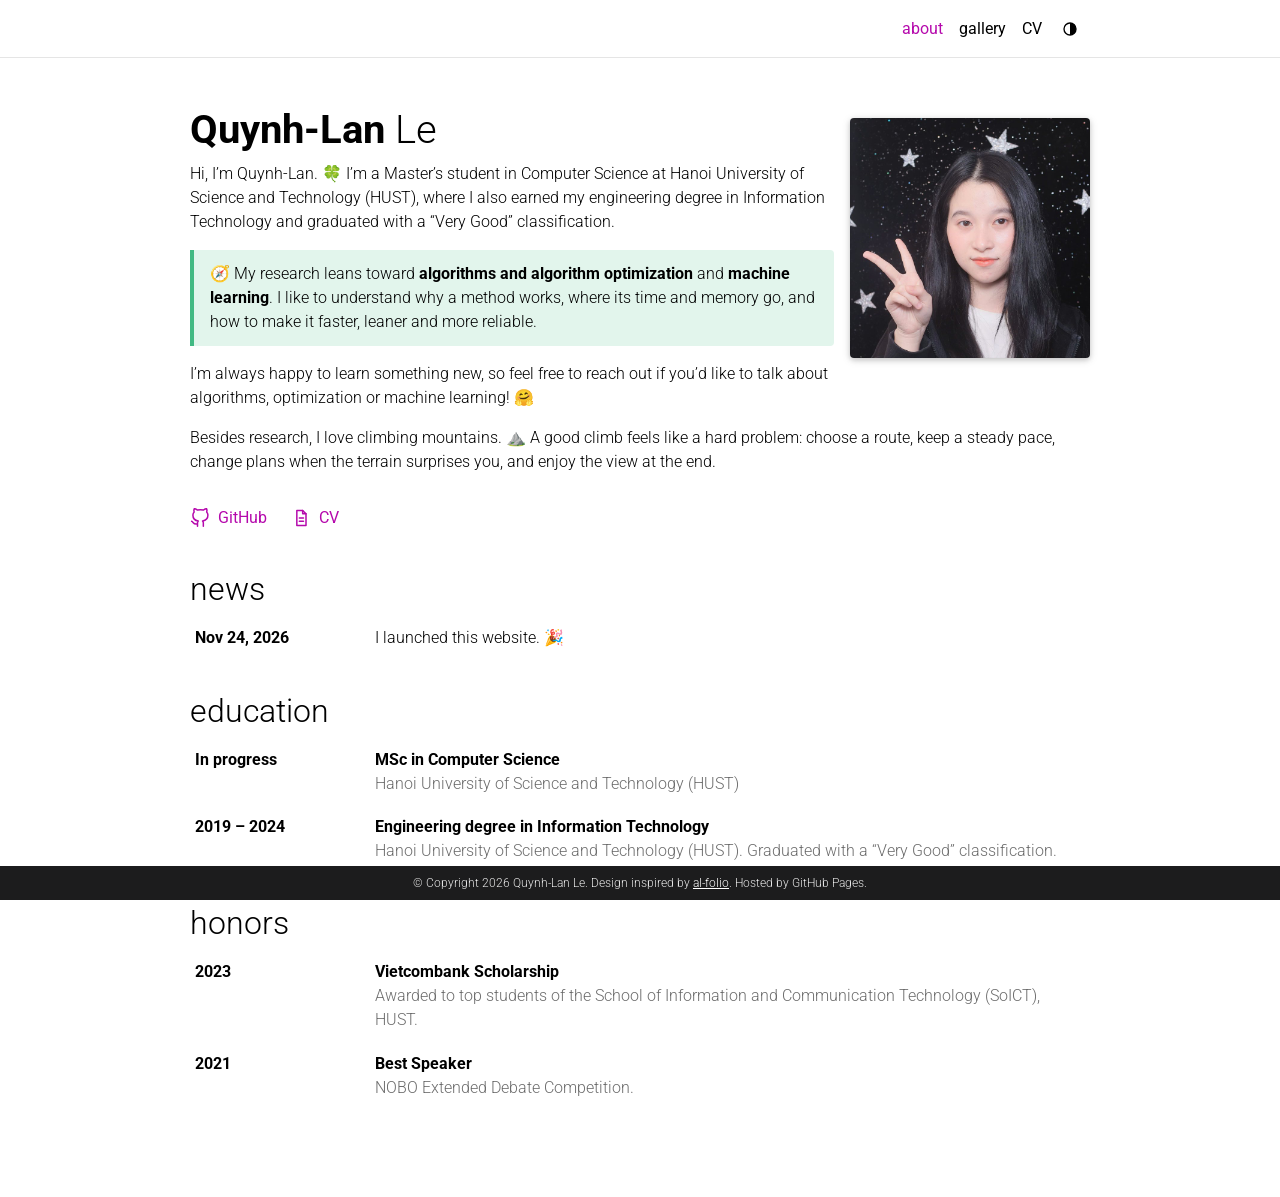
<file: index.html>
<!doctype html>
<html lang="en">
<head>
  <meta charset="utf-8">
  <meta name="viewport" content="width=device-width, initial-scale=1">
  <title>Lê Quỳnh Lan (Quynh-Lan Le) – Portfolio | HUST</title>
  <meta name="description" content="Lê Quỳnh Lan (Quynh-Lan Le), Master’s student in Computer Science at HUST. Portfolio and CV: algorithms, algorithm optimization and machine learning.">
  <meta name="author" content="Quynh-Lan Le">
  <link rel="canonical" href="https://lequynhlan.github.io/">
  <meta name="color-scheme" content="light dark">
  <meta name="theme-color" content="#ffffff" media="(prefers-color-scheme: light)">
  <meta name="theme-color" content="#1c1c1d" media="(prefers-color-scheme: dark)">
  <meta property="og:type" content="website">
  <meta property="og:site_name" content="Quynh-Lan Le">
  <meta property="og:locale" content="en_US">
  <meta property="og:locale:alternate" content="vi_VN">
  <meta property="og:title" content="Lê Quỳnh Lan (Quynh-Lan Le) – Portfolio">
  <meta property="og:description" content="Lê Quỳnh Lan (Quynh-Lan Le): Master’s student in Computer Science at HUST. Algorithms, algorithm optimization and machine learning. Mountain climber.">
  <meta property="og:url" content="https://lequynhlan.github.io/">
  <meta property="og:image" content="https://lequynhlan.github.io/assets/img/og-card.png">
  <meta property="og:image:width" content="1200">
  <meta property="og:image:height" content="630">
  <meta name="twitter:card" content="summary_large_image">
  <link rel="icon" href="assets/img/favicon.svg" type="image/svg+xml">
  <link rel="icon" href="favicon.ico" sizes="48x48">
  <link rel="apple-touch-icon" href="assets/img/apple-touch-icon.png">
  <link rel="preconnect" href="https://fonts.googleapis.com">
  <link rel="preconnect" href="https://fonts.gstatic.com" crossorigin>
  <link rel="stylesheet" href="https://fonts.googleapis.com/css2?family=Roboto:wght@300;400;500;700&amp;display=swap">
  <link rel="stylesheet" href="assets/css/tokens.css">
  <link rel="stylesheet" href="assets/css/base.css">
  <link rel="stylesheet" href="assets/css/site-chrome.css">
  <link rel="stylesheet" href="assets/css/content.css">
  <script type="application/ld+json">
  {
    "@context": "https://schema.org",
    "@graph": [
      {
        "@type": "WebSite",
        "@id": "https://lequynhlan.github.io/#website",
        "url": "https://lequynhlan.github.io/",
        "name": "Quynh-Lan Le",
        "alternateName": ["Lê Quỳnh Lan", "Le Quynh Lan"],
        "inLanguage": "en"
      },
      {
        "@type": "ProfilePage",
        "@id": "https://lequynhlan.github.io/#profilepage",
        "url": "https://lequynhlan.github.io/",
        "name": "Lê Quỳnh Lan (Quynh-Lan Le) – Portfolio",
        "inLanguage": "en",
        "isPartOf": { "@id": "https://lequynhlan.github.io/#website" },
        "mainEntity": { "@id": "https://lequynhlan.github.io/#person" }
      },
      {
        "@type": "Person",
        "@id": "https://lequynhlan.github.io/#person",
        "name": "Quynh-Lan Le",
        "givenName": "Quynh-Lan",
        "familyName": "Le",
        "alternateName": ["Lê Quỳnh Lan", "Le Quynh Lan"],
        "url": "https://lequynhlan.github.io/",
        "image": "https://lequynhlan.github.io/assets/img/avatar.jpg",
        "mainEntityOfPage": { "@id": "https://lequynhlan.github.io/#profilepage" },
        "jobTitle": "Master’s student in Computer Science",
        "description": "Master’s student in Computer Science at Hanoi University of Science and Technology (HUST) working on algorithms, algorithm optimization and machine learning.",
        "alumniOf": { "@type": "CollegeOrUniversity", "name": "Hanoi University of Science and Technology" },
        "affiliation": { "@type": "CollegeOrUniversity", "name": "Hanoi University of Science and Technology" },
        "knowsAbout": ["Algorithms", "Algorithm optimization", "Machine learning"],
        "knowsLanguage": ["English", "Vietnamese"],
        "sameAs": ["https://github.com/Lequynhlan"]
      }
    ]
  }
  </script>
  <script>
    /* Apply a saved light/dark choice before first paint (no flash). */
    try {
      var savedTheme = localStorage.getItem('theme');
      if (savedTheme === 'light' || savedTheme === 'dark') {
        document.documentElement.setAttribute('data-theme', savedTheme);
      }
    } catch (error) { /* storage blocked: follow the system setting */ }
  </script>
  <script src="assets/js/theme-toggle.js" defer></script>
</head>
<body>
  <a class="skip-link" href="#main">Skip to content</a>

  <header class="navbar">
    <div class="container navbar__inner">
      <nav aria-label="Primary">
        <ul class="nav">
          <li><a href="./" aria-current="page">about</a></li>
          <!-- nav-gallery:start --><li><a href="gallery/">gallery</a></li><!-- nav-gallery:end -->
          <li><a href="cv/">CV</a></li>
          <li>
            <button class="theme-toggle" type="button" aria-label="Switch to dark theme">
              <svg viewBox="0 0 24 24" fill="none" stroke="currentColor" stroke-width="1.8" aria-hidden="true"><circle cx="12" cy="12" r="8"/><path d="M12 4a8 8 0 0 1 0 16Z" fill="currentColor" stroke="none"/></svg>
            </button>
          </li>
        </ul>
      </nav>
    </div>
  </header>

  <main id="main" class="container">
    <article class="post">
      <header>
        <h1 class="post-title"><span class="first">Quynh-Lan</span> Le</h1>
      </header>

      <div class="profile">
        <img src="assets/img/avatar.jpg" alt="Portrait of Lê Quỳnh Lan (Quynh-Lan Le)" width="270" height="270">
      </div>

      <p>Hi, I’m Quynh-Lan. 🍀 I’m a Master’s student in Computer Science at Hanoi University of Science and Technology (HUST), where I also earned my engineering degree in Information Technology and graduated with a “Very Good” classification.</p>

      <div class="tip">
        <p>🧭 My research leans toward <b>algorithms and algorithm optimization</b> and <b>machine learning</b>. I like to understand why a method works, where its time and memory go, and how to make it faster, leaner and more reliable.</p>
      </div>

      <p>I’m always happy to learn something new, so feel free to reach out if you’d like to talk about algorithms, optimization or machine learning! 🤗</p>

      <p>Besides research, I love climbing mountains. ⛰️ A good climb feels like a hard problem: choose a route, keep a steady pace, change plans when the terrain surprises you, and enjoy the view at the end.</p>

      <ul class="links">
        <li>
          <a href="https://github.com/Lequynhlan" rel="me noopener">
            <svg viewBox="0 0 24 24" fill="none" stroke="currentColor" stroke-width="1.8" stroke-linecap="round" stroke-linejoin="round" aria-hidden="true"><path d="M9 19c-5 1.5-5-2.5-7-3m14 6v-3.87a3.37 3.37 0 0 0-.94-2.61c3.14-.35 6.44-1.54 6.44-7A5.44 5.44 0 0 0 20 4.77 5.07 5.07 0 0 0 19.91 1S18.73.65 16 2.48a13.38 13.38 0 0 0-7 0C6.27.65 5.09 1 5.09 1A5.07 5.07 0 0 0 5 4.77a5.44 5.44 0 0 0-1.5 3.78c0 5.42 3.3 6.61 6.44 7A3.37 3.37 0 0 0 9 18.13V22"/></svg>
            GitHub
          </a>
        </li>
        <li>
          <a href="cv/">
            <svg viewBox="0 0 24 24" fill="none" stroke="currentColor" stroke-width="1.8" stroke-linecap="round" stroke-linejoin="round" aria-hidden="true"><path d="M7 3h7l4 4v14H7z"/><path d="M14 3v4h4M10 12h5M10 16h5"/></svg>
            CV
          </a>
        </li>
      </ul>

      <section class="section" aria-labelledby="news">
        <h2 id="news">news</h2>
        <table class="rows">
          <tbody>
            <tr><th scope="row">Nov 24, 2026</th><td>I launched this website. 🎉</td></tr>
          </tbody>
        </table>
      </section>

      <section class="section" aria-labelledby="education">
        <h2 id="education">education</h2>
        <table class="rows">
          <tbody>
            <tr>
              <th scope="row">In progress</th>
              <td><b>MSc in Computer Science</b><span class="note">Hanoi University of Science and Technology (HUST)</span></td>
            </tr>
            <tr>
              <th scope="row">2019 – 2024</th>
              <td><b>Engineering degree in Information Technology</b><span class="note">Hanoi University of Science and Technology (HUST). Graduated with a “Very Good” classification.</span></td>
            </tr>
          </tbody>
        </table>
      </section>

      <section class="section" aria-labelledby="honors">
        <h2 id="honors">honors</h2>
        <table class="rows">
          <tbody>
            <tr>
              <th scope="row">2023</th>
              <td><b>Vietcombank Scholarship</b><span class="note">Awarded to top students of the School of Information and Communication Technology (SoICT), HUST.</span></td>
            </tr>
            <tr>
              <th scope="row">2021</th>
              <td><b>Best Speaker</b><span class="note">NOBO Extended Debate Competition.</span></td>
            </tr>
          </tbody>
        </table>
      </section>
    </article>
  </main>

  <footer class="footer">
    <p>© Copyright 2026 <span lang="vi">Quynh-Lan Le</span>. Design inspired by <a href="https://github.com/alshedivat/al-folio" rel="noopener">al-folio</a>. Hosted by GitHub Pages.</p>
  </footer>
</body>
</html>
</file>
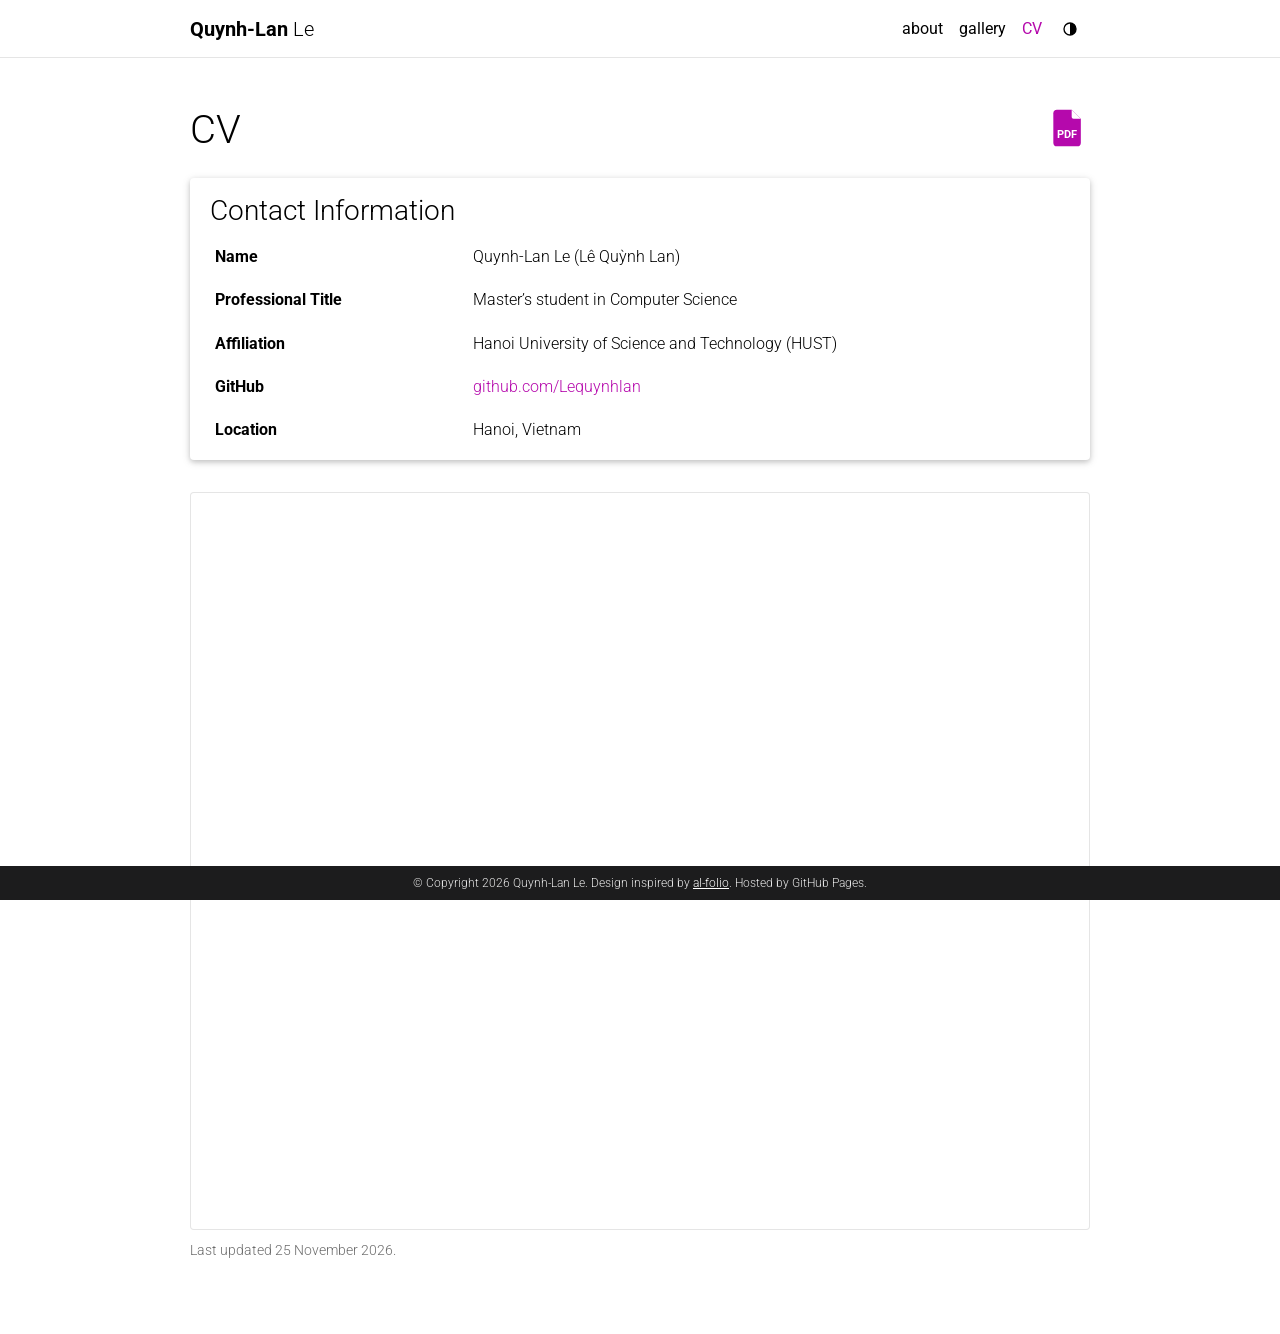
<file: cv/index.html>
<!doctype html>
<html lang="en">
<head>
  <meta charset="utf-8">
  <meta name="viewport" content="width=device-width, initial-scale=1">
  <title>CV – Lê Quỳnh Lan (Quynh-Lan Le)</title>
  <meta name="description" content="Curriculum vitae of Lê Quỳnh Lan (Quynh-Lan Le), Master’s student in Computer Science at HUST. Download the PDF.">
  <meta name="author" content="Quynh-Lan Le">
  <link rel="canonical" href="https://lequynhlan.github.io/cv/">
  <meta name="color-scheme" content="light dark">
  <meta name="theme-color" content="#ffffff" media="(prefers-color-scheme: light)">
  <meta name="theme-color" content="#1c1c1d" media="(prefers-color-scheme: dark)">
  <meta property="og:type" content="website">
  <meta property="og:site_name" content="Quynh-Lan Le">
  <meta property="og:title" content="CV – Lê Quỳnh Lan (Quynh-Lan Le)">
  <meta property="og:description" content="Curriculum vitae of Lê Quỳnh Lan (Quynh-Lan Le). Download the PDF.">
  <meta property="og:url" content="https://lequynhlan.github.io/cv/">
  <meta property="og:image" content="https://lequynhlan.github.io/assets/img/og-card.png">
  <meta property="og:image:width" content="1200">
  <meta property="og:image:height" content="630">
  <meta name="twitter:card" content="summary_large_image">
  <link rel="icon" href="../assets/img/favicon.svg" type="image/svg+xml">
  <link rel="icon" href="../favicon.ico" sizes="48x48">
  <link rel="apple-touch-icon" href="../assets/img/apple-touch-icon.png">
  <link rel="preconnect" href="https://fonts.googleapis.com">
  <link rel="preconnect" href="https://fonts.gstatic.com" crossorigin>
  <link rel="stylesheet" href="https://fonts.googleapis.com/css2?family=Roboto:wght@300;400;500;700&amp;display=swap">
  <link rel="stylesheet" href="../assets/css/tokens.css">
  <link rel="stylesheet" href="../assets/css/base.css">
  <link rel="stylesheet" href="../assets/css/site-chrome.css">
  <link rel="stylesheet" href="../assets/css/content.css">
  <script>
    /* Apply a saved light/dark choice before first paint (no flash). */
    try {
      var savedTheme = localStorage.getItem('theme');
      if (savedTheme === 'light' || savedTheme === 'dark') {
        document.documentElement.setAttribute('data-theme', savedTheme);
      }
    } catch (error) { /* storage blocked: follow the system setting */ }
  </script>
  <script src="../assets/js/theme-toggle.js" defer></script>
</head>
<body>
  <a class="skip-link" href="#main">Skip to content</a>

  <header class="navbar">
    <div class="container navbar__inner">
      <a class="navbar__brand" href="../"><b>Quynh-Lan</b> Le</a>
      <nav aria-label="Primary">
        <ul class="nav">
          <li><a href="../">about</a></li>
          <!-- nav-gallery:start --><li><a href="../gallery/">gallery</a></li><!-- nav-gallery:end -->
          <li><a href="./" aria-current="page">CV</a></li>
          <li>
            <button class="theme-toggle" type="button" aria-label="Switch to dark theme">
              <svg viewBox="0 0 24 24" fill="none" stroke="currentColor" stroke-width="1.8" aria-hidden="true"><circle cx="12" cy="12" r="8"/><path d="M12 4a8 8 0 0 1 0 16Z" fill="currentColor" stroke="none"/></svg>
            </button>
          </li>
        </ul>
      </nav>
    </div>
  </header>

  <main id="main" class="container">
    <article class="post">
      <header class="post-header">
        <h1 class="post-title">CV</h1>
        <a class="pdf-link" href="../assets/pdf/Le-Quynh-Lan-CV.pdf" download title="Download CV (PDF)" aria-label="Download CV as PDF">
          <svg viewBox="0 0 24 24" aria-hidden="true"><path fill="currentColor" d="M6 2h8l5 5v13a2 2 0 0 1-2 2H6a2 2 0 0 1-2-2V4a2 2 0 0 1 2-2z"/><path style="fill: var(--bg)" d="M14 2l5 5h-4a1 1 0 0 1-1-1z"/><text x="11.5" y="17.6" text-anchor="middle" font-family="Roboto, Arial, sans-serif" font-weight="700" font-size="6.2" style="fill: var(--bg)">PDF</text></svg>
        </a>
      </header>

      <section class="card" aria-labelledby="contact">
        <h3 id="contact">Contact Information</h3>
        <table class="rows">
          <tbody>
            <tr><th scope="row">Name</th><td>Quynh-Lan Le (<span lang="vi">Lê Quỳnh Lan</span>)</td></tr>
            <tr><th scope="row">Professional Title</th><td>Master’s student in Computer Science</td></tr>
            <tr><th scope="row">Affiliation</th><td>Hanoi University of Science and Technology (HUST)</td></tr>
            <tr><th scope="row">GitHub</th><td><a href="https://github.com/Lequynhlan" rel="me noopener">github.com/Lequynhlan</a></td></tr>
            <tr><th scope="row">Location</th><td>Hanoi, Vietnam</td></tr>
          </tbody>
        </table>
      </section>

      <iframe class="pdf-frame" src="../assets/pdf/Le-Quynh-Lan-CV.pdf#view=FitH" title="CV preview (PDF)"></iframe>
      <p class="pdf-note">Last updated 25 November 2026.</p>
    </article>
  </main>

  <footer class="footer">
    <p>© Copyright 2026 <span lang="vi">Quynh-Lan Le</span>. Design inspired by <a href="https://github.com/alshedivat/al-folio" rel="noopener">al-folio</a>. Hosted by GitHub Pages.</p>
  </footer>
</body>
</html>
</file>
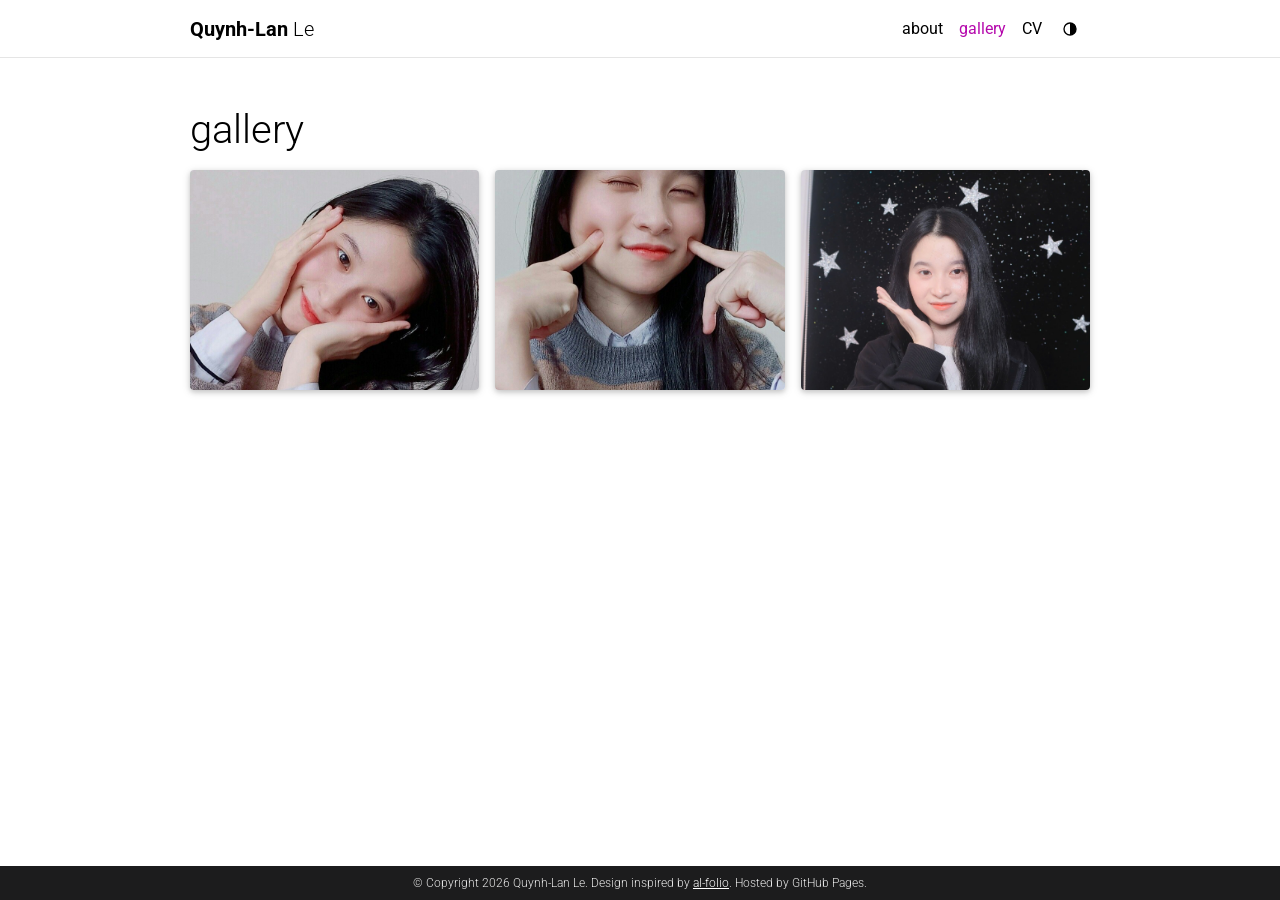
<file: gallery/index.html>
<!doctype html>
<html lang="en">
<head>
  <meta charset="utf-8">
  <meta name="viewport" content="width=device-width, initial-scale=1">
  <title>Gallery – Lê Quỳnh Lan (Quynh-Lan Le)</title>
  <meta name="description" content="Photo gallery of Lê Quỳnh Lan (Quynh-Lan Le).">
  <meta name="author" content="Quynh-Lan Le">
  <!-- robots:start --><!-- robots:end -->
  <link rel="canonical" href="https://lequynhlan.github.io/gallery/">
  <meta name="color-scheme" content="light dark">
  <meta name="theme-color" content="#ffffff" media="(prefers-color-scheme: light)">
  <meta name="theme-color" content="#1c1c1d" media="(prefers-color-scheme: dark)">
  <meta property="og:type" content="website">
  <meta property="og:site_name" content="Quynh-Lan Le">
  <meta property="og:title" content="Gallery – Lê Quỳnh Lan (Quynh-Lan Le)">
  <meta property="og:url" content="https://lequynhlan.github.io/gallery/">
  <meta property="og:image" content="https://lequynhlan.github.io/assets/img/og-card.png">
  <meta name="twitter:card" content="summary_large_image">
  <link rel="icon" href="../assets/img/favicon.svg" type="image/svg+xml">
  <link rel="icon" href="../favicon.ico" sizes="48x48">
  <link rel="apple-touch-icon" href="../assets/img/apple-touch-icon.png">
  <link rel="preconnect" href="https://fonts.googleapis.com">
  <link rel="preconnect" href="https://fonts.gstatic.com" crossorigin>
  <link rel="stylesheet" href="https://fonts.googleapis.com/css2?family=Roboto:wght@300;400;500;700&amp;display=swap">
  <link rel="stylesheet" href="../assets/css/tokens.css">
  <link rel="stylesheet" href="../assets/css/base.css">
  <link rel="stylesheet" href="../assets/css/site-chrome.css">
  <link rel="stylesheet" href="../assets/css/content.css">
  <link rel="stylesheet" href="../assets/css/gallery.css">
  <script>
    /* Apply a saved light/dark choice before first paint (no flash). */
    try {
      var savedTheme = localStorage.getItem('theme');
      if (savedTheme === 'light' || savedTheme === 'dark') {
        document.documentElement.setAttribute('data-theme', savedTheme);
      }
    } catch (error) { /* storage blocked: follow the system setting */ }
  </script>
  <script src="../assets/js/theme-toggle.js" defer></script>
  <script src="../assets/js/lightbox.js" defer></script>
</head>
<body>
  <a class="skip-link" href="#main">Skip to content</a>

  <header class="navbar">
    <div class="container navbar__inner">
      <a class="navbar__brand" href="../"><b>Quynh-Lan</b> Le</a>
      <nav aria-label="Primary">
        <ul class="nav">
          <li><a href="../">about</a></li>
          <!-- nav-gallery:start --><li><a href="./" aria-current="page">gallery</a></li><!-- nav-gallery:end -->
          <li><a href="../cv/">CV</a></li>
          <li>
            <button class="theme-toggle" type="button" aria-label="Switch to dark theme">
              <svg viewBox="0 0 24 24" fill="none" stroke="currentColor" stroke-width="1.8" aria-hidden="true"><circle cx="12" cy="12" r="8"/><path d="M12 4a8 8 0 0 1 0 16Z" fill="currentColor" stroke="none"/></svg>
            </button>
          </li>
        </ul>
      </nav>
    </div>
  </header>

  <main id="main" class="container">
    <article class="post">
      <header>
        <h1 class="post-title">gallery</h1>
      </header>

      <!-- The photo cards between the markers are generated by scripts/build-gallery.py
           from assets/img/gallery/photos.json. Do not edit them by hand. -->
      <div class="gallery" data-lightbox>
        <!-- gallery:start -->
        <figure class="gallery__item">
          <a href="../assets/img/gallery/photo-01.jpg"><img src="../assets/img/gallery/photo-01.jpg" alt="A smiling young woman resting her head on her hands, wearing a patterned knit sweater, against a plain grey background." loading="lazy"></a>
        </figure>
        <figure class="gallery__item">
          <a href="../assets/img/gallery/photo-02.jpg"><img src="../assets/img/gallery/photo-02.jpg" alt="A young woman with a happy, closed-eye expression, pointing at both cheeks with her index fingers, wearing a grey and brown knit sweater over a collared shirt." loading="lazy"></a>
        </figure>
        <figure class="gallery__item">
          <a href="../assets/img/gallery/photo-03.jpg"><img src="../assets/img/gallery/photo-03.jpg" alt="A smiling young woman in a black jacket, one hand raised beside her face, in front of a black backdrop with silver glitter stars." loading="lazy"></a>
        </figure>
        <!-- gallery:end -->
      </div>
    </article>
  </main>

  <footer class="footer">
    <p>© Copyright 2026 <span lang="vi">Quynh-Lan Le</span>. Design inspired by <a href="https://github.com/alshedivat/al-folio" rel="noopener">al-folio</a>. Hosted by GitHub Pages.</p>
  </footer>
</body>
</html>
</file>
<file: assets/css/tokens.css>
/* Design tokens, modelled on the look of the al-folio academic theme:
   white page, Roboto Light, purple accent (teal accent in dark mode).
   Dark values appear twice on purpose: the media query follows the system setting,
   [data-theme="dark"] follows the navbar toggle (set by a tiny inline script in <head>). */

:root {
  color-scheme: light;

  --bg: #ffffff;
  --text: #000000;
  --text-light: #6c6c6c;
  --theme: #b509ac;
  --divider: rgba(0, 0, 0, 0.1);
  --card-bg: #ffffff;
  --footer-bg: #1c1c1d;
  --footer-text: #e8e8e8;
  --tip-border: #42b983;
  --tip-bg: #e2f5ec;
  --shadow: 0 2px 5px 0 rgba(0, 0, 0, 0.16), 0 2px 10px 0 rgba(0, 0, 0, 0.12);

  --font: Roboto, system-ui, -apple-system, "Segoe UI", "Helvetica Neue", Arial, sans-serif;
  --container: 930px;
}

@media (prefers-color-scheme: dark) {
  :root:not([data-theme="light"]) {
    color-scheme: dark;
    --bg: #1c1c1d;
    --text: #e8e8e8;
    --text-light: #a0a0a0;
    --theme: #2698ba;
    --divider: #424246;
    --card-bg: #212529;
    --footer-bg: #212529;
    --tip-bg: #1b3a2d;
    --shadow: 0 2px 5px 0 rgba(0, 0, 0, 0.5), 0 2px 10px 0 rgba(0, 0, 0, 0.4);
  }
}

:root[data-theme="dark"] {
  color-scheme: dark;
  --bg: #1c1c1d;
  --text: #e8e8e8;
  --text-light: #a0a0a0;
  --theme: #2698ba;
  --divider: #424246;
  --card-bg: #212529;
  --footer-bg: #212529;
  --tip-bg: #1b3a2d;
  --shadow: 0 2px 5px 0 rgba(0, 0, 0, 0.5), 0 2px 10px 0 rgba(0, 0, 0, 0.4);
}
</file>
<file: assets/css/base.css>
/* Reset, document defaults, typography and accessibility helpers. */

*,
*::before,
*::after {
  box-sizing: border-box;
}

html {
  -webkit-text-size-adjust: 100%;
}

body {
  margin: 0;
  padding-bottom: 4.5rem; /* room for the fixed footer */
  background: var(--bg);
  color: var(--text);
  font-family: var(--font);
  font-size: 16px;
  font-weight: 300;
  line-height: 24px;
}

h1,
h2,
h3 {
  margin: 0 0 8px;
  font-weight: 300;
}

h1 {
  font-size: 40px;
  line-height: 48px;
}

h2 {
  font-size: 32px;
  line-height: 38.4px;
}

h3 {
  font-size: 28px;
  line-height: 33.6px;
}

p {
  margin: 0 0 16px;
}

strong,
b {
  font-weight: 700;
}

a {
  color: var(--theme);
  text-decoration: none;
}

a:hover {
  color: var(--theme);
  text-decoration: underline;
}

:focus-visible {
  outline: 2px solid var(--theme);
  outline-offset: 2px;
  border-radius: 2px;
}

.container {
  width: 100%;
  max-width: var(--container);
  margin-inline: auto;
  padding-inline: 15px;
}

.skip-link {
  position: absolute;
  left: 15px;
  top: -4rem;
  z-index: 30;
  padding: 8px 16px;
  background: var(--theme);
  color: #fff;
  border-radius: 4px;
}

.skip-link:focus {
  top: 8px;
  color: #fff;
  text-decoration: none;
}

@media (max-width: 575px) {
  h1 {
    font-size: 34px;
    line-height: 42px;
  }

  h2 {
    font-size: 28px;
    line-height: 34px;
  }
}

@media (prefers-reduced-motion: reduce) {
  *,
  *::before,
  *::after {
    animation-duration: 0.01ms !important;
    animation-iteration-count: 1 !important;
    transition-duration: 0.01ms !important;
  }
}
</file>
<file: assets/css/site-chrome.css>
/* Navbar, theme toggle and the fixed footer shared by every page. */

.navbar {
  position: sticky;
  top: 0;
  z-index: 10;
  background: var(--bg);
  border-bottom: 1px solid var(--divider);
}

.navbar__inner {
  display: flex;
  align-items: center;
  justify-content: space-between;
  min-height: 57px;
  padding-block: 8px;
}

.navbar__brand {
  color: var(--text);
  font-size: 20px;
  font-weight: 300;
}

.navbar__brand b {
  font-weight: 700;
}

.navbar__brand:hover {
  color: var(--text);
  text-decoration: none;
}

.navbar nav {
  margin-left: auto;
}

.nav {
  display: flex;
  align-items: center;
  margin: 0;
  padding: 0;
  list-style: none;
}

.nav a {
  display: block;
  padding: 8px;
  color: var(--text);
  font-weight: 400;
}

.nav a:hover,
.nav a[aria-current="page"] {
  color: var(--theme);
  text-decoration: none;
}

.theme-toggle {
  display: grid;
  place-items: center;
  width: 40px;
  height: 40px;
  padding: 0;
  background: transparent;
  border: 0;
  border-radius: 50%;
  color: var(--text);
  cursor: pointer;
}

.theme-toggle:hover {
  color: var(--theme);
}

.theme-toggle svg {
  width: 18px;
  height: 18px;
}

.footer {
  position: fixed;
  right: 0;
  bottom: 0;
  left: 0;
  z-index: 5;
  padding: 8px 15px;
  background: var(--footer-bg);
  color: var(--footer-text);
  font-size: 12px;
  font-weight: 300;
  line-height: 18px;
  text-align: center;
}

.footer a {
  color: #ffffff;
  text-decoration: underline;
}

.footer p {
  margin: 0;
}
</file>
<file: assets/css/content.css>
/* Page content: post header, profile photo, tip block, row tables, contact links, CV page. */

.post {
  padding-top: 48px;
}

.post-header {
  display: flex;
  align-items: flex-start;
  justify-content: space-between;
  gap: 16px;
}

.post-title .first {
  font-weight: 700;
}

/* ---------- Profile photo (right of the intro, like the reference) ---------- */

.profile {
  float: right;
  width: 30%;
  max-width: 240px;
  /* Negative top margin lifts the photo level with the name; the title sits above the first line of text. */
  margin: -44px 0 16px 16px;
}

.profile img {
  display: block;
  width: 100%;
  height: auto;
  aspect-ratio: 1;
  object-fit: cover;
  border-radius: 4px;
  /* Softer shadow, as on the reference site. */
  box-shadow: 0 2px 5px rgba(0, 0, 0, 0.16), 0 2px 10px rgba(0, 0, 0, 0.12);
}

@media (max-width: 575px) {
  .profile {
    float: none;
    width: 100%;
    max-width: 280px;
    margin: 0 auto 16px;
  }
}

/* ---------- Tip block (research statement) ---------- */

.tip {
  /* flow-root keeps the box beside the photo instead of running underneath it. */
  display: flow-root;
  margin: 16px 0;
  padding: 12px 16px;
  background: var(--tip-bg);
  border-left: 4px solid var(--tip-border);
  border-radius: 0 4px 4px 0;
}

.tip p:last-child {
  margin-bottom: 0;
}

/* ---------- Contact links ---------- */

.links {
  display: flex;
  flex-wrap: wrap;
  gap: 4px 24px;
  margin: 24px 0 0;
  padding: 0;
  list-style: none;
  font-weight: 400;
}

.links a {
  display: inline-flex;
  align-items: center;
  gap: 8px;
  min-height: 40px;
}

.links svg {
  flex: none;
  width: 20px;
  height: 20px;
}

/* ---------- Sections with date / text rows (news, education, honors) ---------- */

.section {
  clear: both;
  margin-top: 32px;
}

.rows {
  width: 100%;
  margin: 0 0 16px;
  border-collapse: collapse;
}

.rows th,
.rows td {
  padding: 9.6px 4.8px;
  text-align: left;
  vertical-align: top;
}

.rows th {
  width: 20%;
  min-width: 7.5rem;
  font-weight: 700;
}

.rows .note {
  display: block;
  color: var(--text-light);
}

@media (max-width: 575px) {
  .rows th {
    width: 6.5rem;
    min-width: 0;
  }
}

/* ---------- CV page ---------- */

.pdf-link {
  display: inline-grid;
  place-items: center;
  color: var(--theme);
}

.pdf-link svg {
  width: 44px;
  height: 44px;
}

.card {
  margin: 16px 0 32px;
  padding: 16px 20px 8px;
  background: var(--card-bg);
  border-radius: 4px;
  box-shadow: var(--shadow);
}

.card .rows {
  margin: 0;
}

.card .rows th {
  width: 30%;
}

.pdf-frame {
  display: block;
  width: 100%;
  height: min(82vh, 64rem);
  background: var(--card-bg);
  border: 1px solid var(--divider);
  border-radius: 4px;
}

.pdf-note {
  margin: 8px 0 0;
  color: var(--text-light);
  font-size: 14px;
}

/* Phones cannot preview PDFs inline: show only the download icon there. */
@media (max-width: 767px) {
  .pdf-frame {
    display: none;
  }
}
</file>
<file: assets/css/gallery.css>
/* Gallery grid (three columns of cards, like the reference) and the click-to-zoom lightbox.
   The lightbox is built by assets/js/lightbox.js; without JavaScript each photo is a plain link. */

.gallery {
  display: grid;
  grid-template-columns: repeat(3, minmax(0, 1fr));
  gap: 20px 16px;
  margin: 16px 0 32px;
}

@media (max-width: 767px) {
  .gallery {
    grid-template-columns: repeat(2, minmax(0, 1fr));
  }
}

@media (max-width: 479px) {
  .gallery {
    grid-template-columns: minmax(0, 1fr);
  }
}

.gallery__item {
  margin: 0;
  overflow: hidden;
  background: var(--card-bg);
  border-radius: 4px;
  box-shadow: var(--shadow);
}

.gallery__item a {
  display: block;
  cursor: zoom-in;
}

.gallery__item img {
  display: block;
  width: 100%;
  height: 220px;
  object-fit: cover;
}

.gallery__item figcaption {
  padding: 8px;
  color: var(--text-light);
  font-size: 12px;
  line-height: 18px;
  text-align: center;
}

.gallery__empty {
  grid-column: 1 / -1;
  color: var(--text-light);
}

/* ---------- Lightbox ---------- */

.lightbox {
  position: fixed;
  inset: 0;
  z-index: 50;
  display: flex;
  flex-direction: column;
  align-items: center;
  justify-content: center;
  padding: 56px 24px 24px;
  background: rgba(0, 0, 0, 0.88);
}

.lightbox[hidden] {
  display: none;
}

.lightbox img {
  max-width: 100%;
  max-height: calc(100vh - 140px);
  object-fit: contain;
  border-radius: 4px;
}

.lightbox__caption {
  margin: 12px 0 0;
  color: #e8e8e8;
  font-size: 14px;
  text-align: center;
}

.lightbox__btn {
  position: absolute;
  display: grid;
  place-items: center;
  width: 44px;
  height: 44px;
  padding: 0;
  background: rgba(255, 255, 255, 0.12);
  border: 0;
  border-radius: 50%;
  color: #ffffff;
  font-size: 24px;
  line-height: 1;
  cursor: pointer;
}

.lightbox__btn:hover {
  background: rgba(255, 255, 255, 0.25);
}

.lightbox__btn:focus-visible {
  outline-color: #ffffff;
}

.lightbox__close {
  top: 8px;
  right: 8px;
}

.lightbox__prev,
.lightbox__next {
  top: 50%;
  transform: translateY(-50%);
}

.lightbox__prev {
  left: 8px;
}

.lightbox__next {
  right: 8px;
}
</file>
